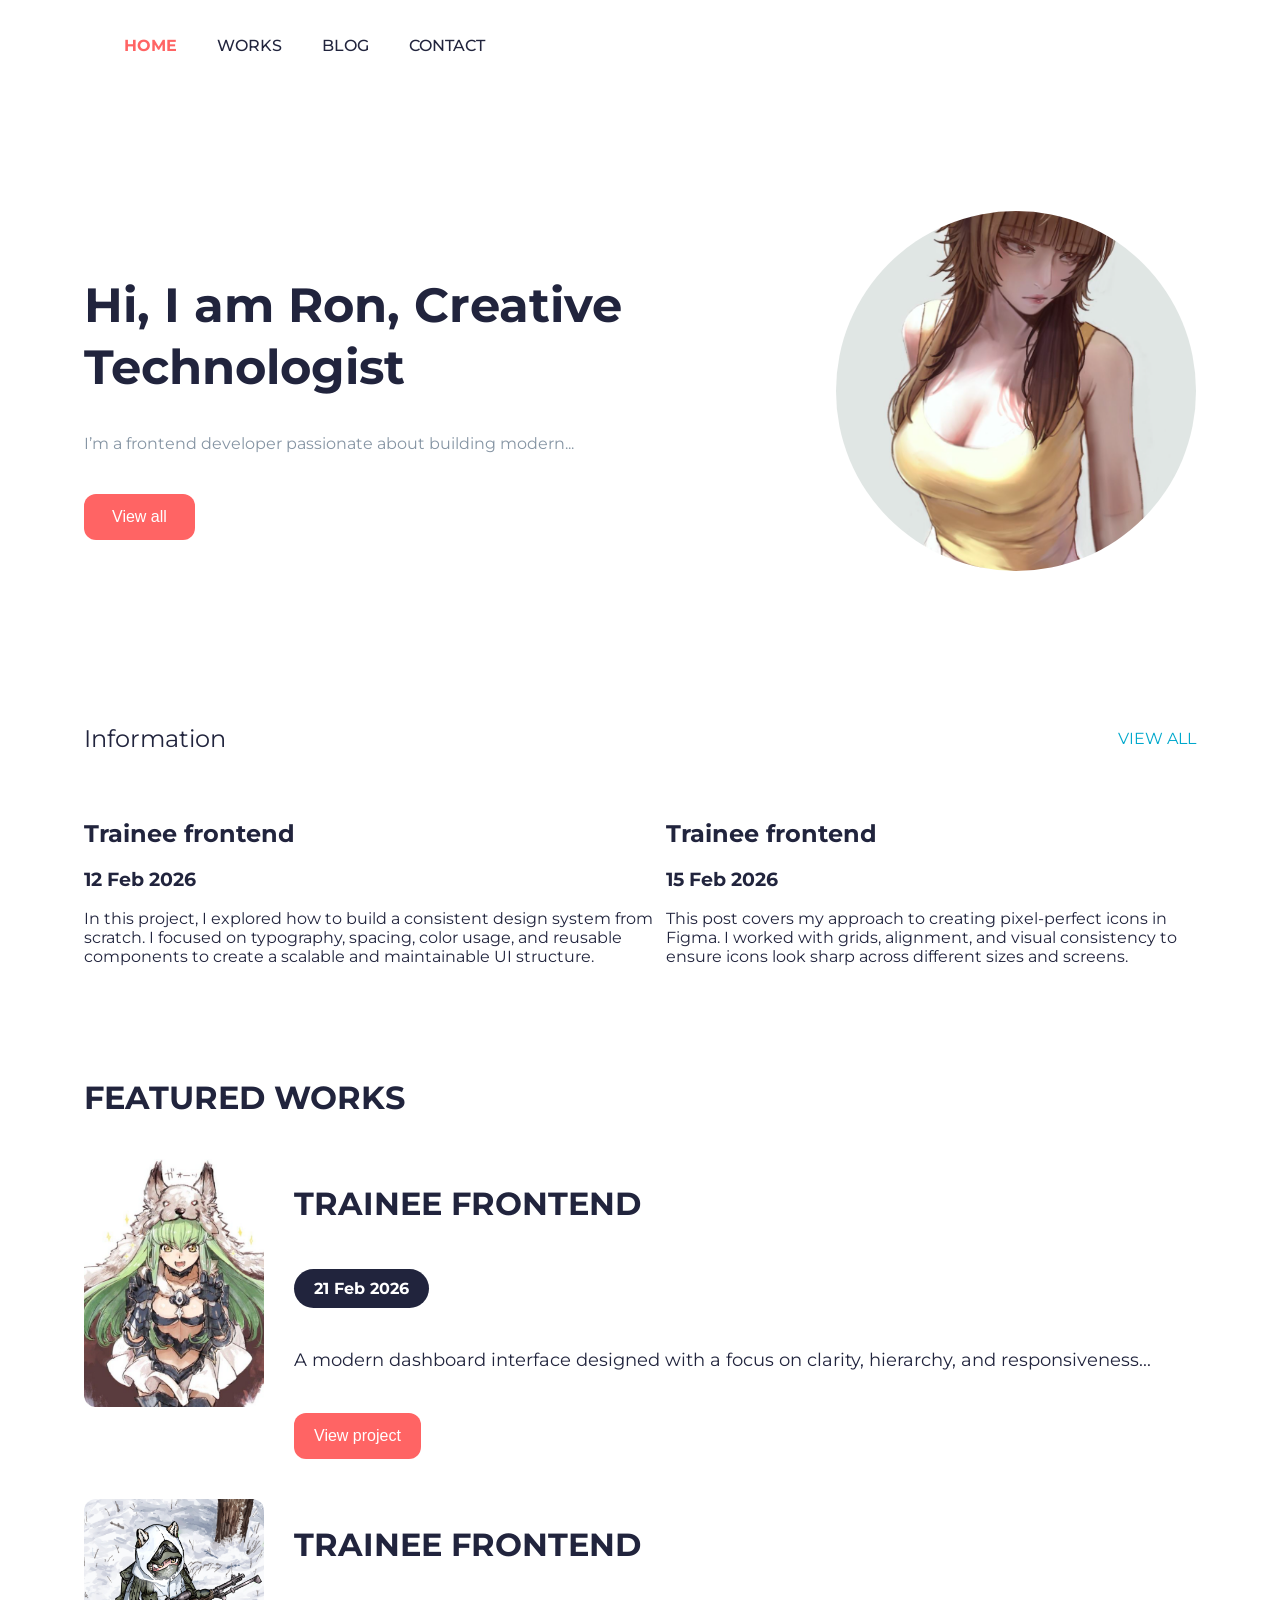
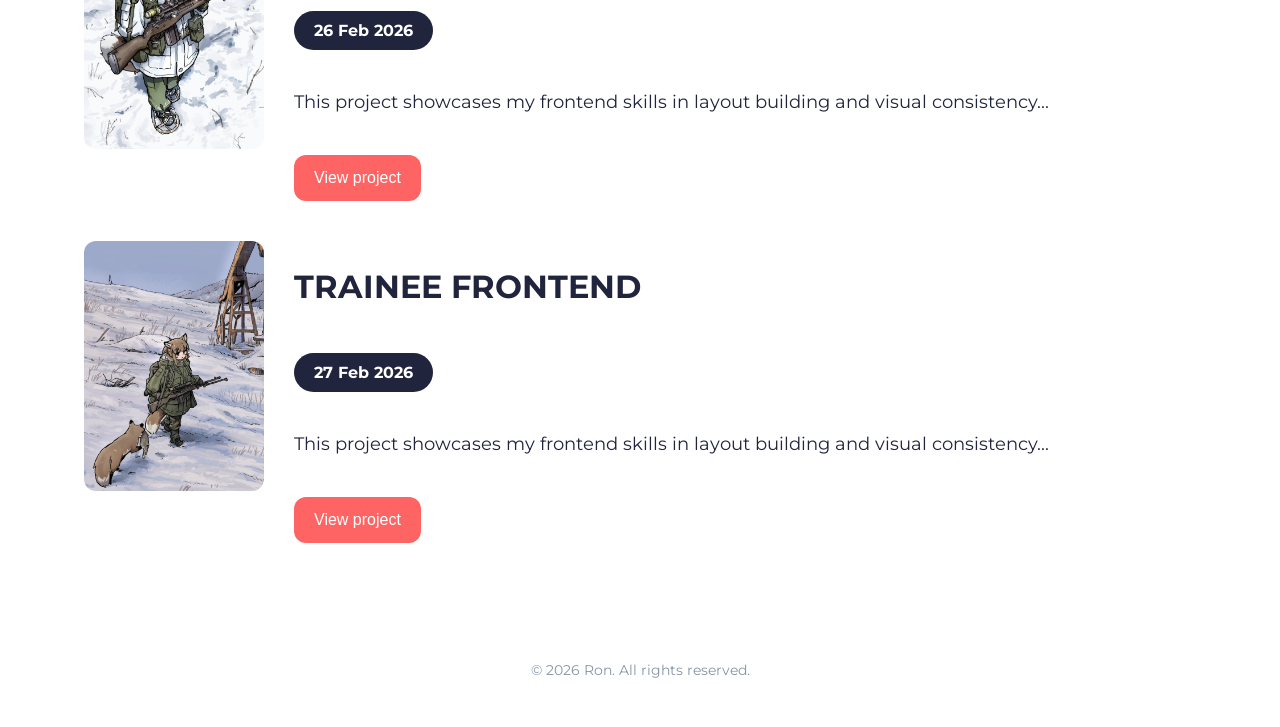
<file: index.html>
<!doctype html>
<html lang="en">
	<head>
		<meta charset="UTF-8" />
		<meta name="viewport" content="width=device-width, initial-scale=1.0" />
		<link rel="preconnect" href="https://fonts.googleapis.com" />
		<link rel="preconnect" href="https://fonts.gstatic.com" crossorigin />
		<link
			href="https://fonts.googleapis.com/css2?family=Montserrat:ital,wght@0,100..900;1,100..900&display=swap"
			rel="stylesheet"
		/>
		<link rel="stylesheet" href="./css/style.min.css" />
		<link rel="stylesheet" href="./css/custom.css" />
		<title>Portfolio UI</title>
	</head>
	<body>
		<!-- HEADER -->
		<header class="header">
			<div class="container">
				<nav class="header__nav">
					<ul class="header__list">
						<li class="header__item">
							<a href="index.html" class="header__link active">Home</a>
						</li>
						<li class="header__item">
							<a href="html/works.html" class="header__link">Works</a>
						</li>
						<li class="header__item">
							<a href="html/blog.html" class="header__link">Blog</a>
						</li>
						<li class="header__item">
							<a href="html/contacts.html" class="header__link">Contact</a>
						</li>
					</ul>
				</nav>
			</div>
		</header>

		<!-- MAIN -->
		<main class="hero">
			<div class="container hero__container"></div>
		</main>

		<!-- RECENT -->
		<section class="recent">
			<div class="container recent__container">
				<h2 class="recent__subtitle">Information</h2>
				<a class="recent__link" href="html/blog.html">View all</a>
			</div>
		</section>

		<!-- ABOUT -->
		<section class="about">
			<div class="container about__container"></div>
		</section>

		<!-- FEATURED -->
		<section class="featured">
			<div class="container featured__container">
				<h2 class="featured__title">Featured works</h2>
				<div class="featured__list"></div>
			</div>
		</section>

		<!-- WORKS -->
		<section class="works">
			<div class="container works__container"></div>
		</section>

		<!-- FOOTER -->
		<footer class="footer">
			<div class="container">
				<p class="footer__text">© 2026 Ron. All rights reserved.</p>
			</div>
		</footer>

		<!-- MODAL -->
		<div class="modal">
			<div class="modal__content">
				<button class="modal__close">х</button>
				<h2 class="modal__title"></h2>
				<p class="modal__text"></p>
			</div>
		</div>

		<!-- SCRIPT -->
		<script type="module" src="./js/pages/home.js"></script>
	</body>
</html>
</file>
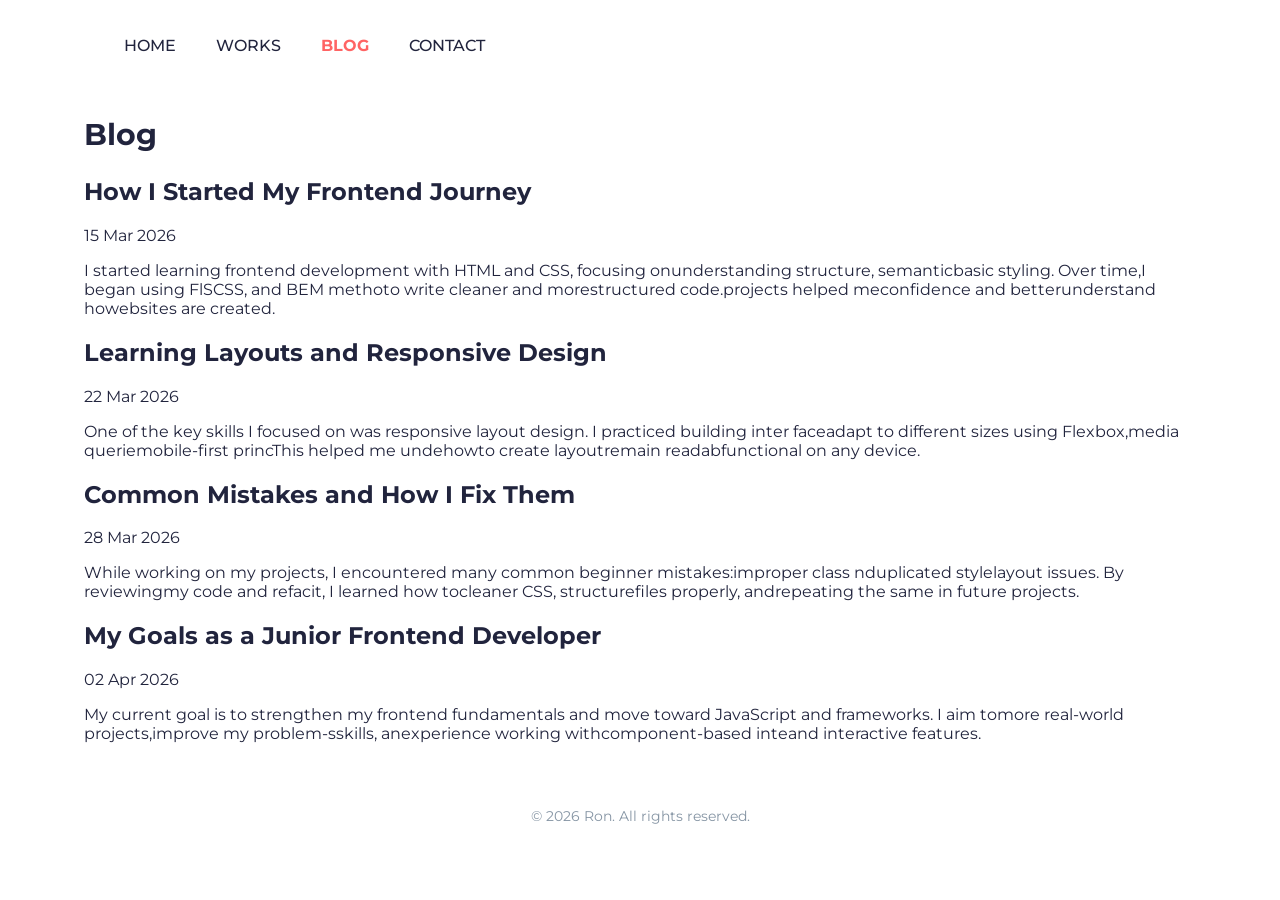
<file: html/blog.html>
<!doctype html>
<html lang="en">
	<head>
		<meta charset="UTF-8" />
		<meta name="viewport" content="width=device-width, initial-scale=1.0" />
		<link rel="preconnect" href="https://fonts.googleapis.com" />
		<link rel="preconnect" href="https://fonts.gstatic.com" crossorigin />
		<link rel="stylesheet" href="../css/blog.min.css" />
		<title>Blog</title>
	</head>
	<body>
		<header class="header">
			<div class="container">
				<nav class="header__nav">
					<ul class="header__list">
						<li class="header__item">
							<a href="../index.html" class="header__link">Home</a>
						</li>
						<li class="header__item">
							<a href="works.html" class="header__link">Works</a>
						</li>
						<li class="header__item">
							<a href="blog.html" class="header__link active">Blog</a>
						</li>
						<li class="header__item">
							<a href="contacts.html" class="header__link">Contact</a>
						</li>
					</ul>
				</nav>
			</div>
		</header>
		<main class="blog">
			<section class="recent">
				<div class="container recent__container">
					<h2 class="recent__subtitle">Blog</h2>
				</div>
			</section>
			<div class="container blog__container"></div>
		</main>
		<footer class="footer">
			<div class="container">
				<p class="footer__text">© 2026 Ron. All rights reserved.</p>
			</div>
		</footer>
		<script type="module" src="../js/pages/blog.js"></script>
	</body>
</html>
</file>
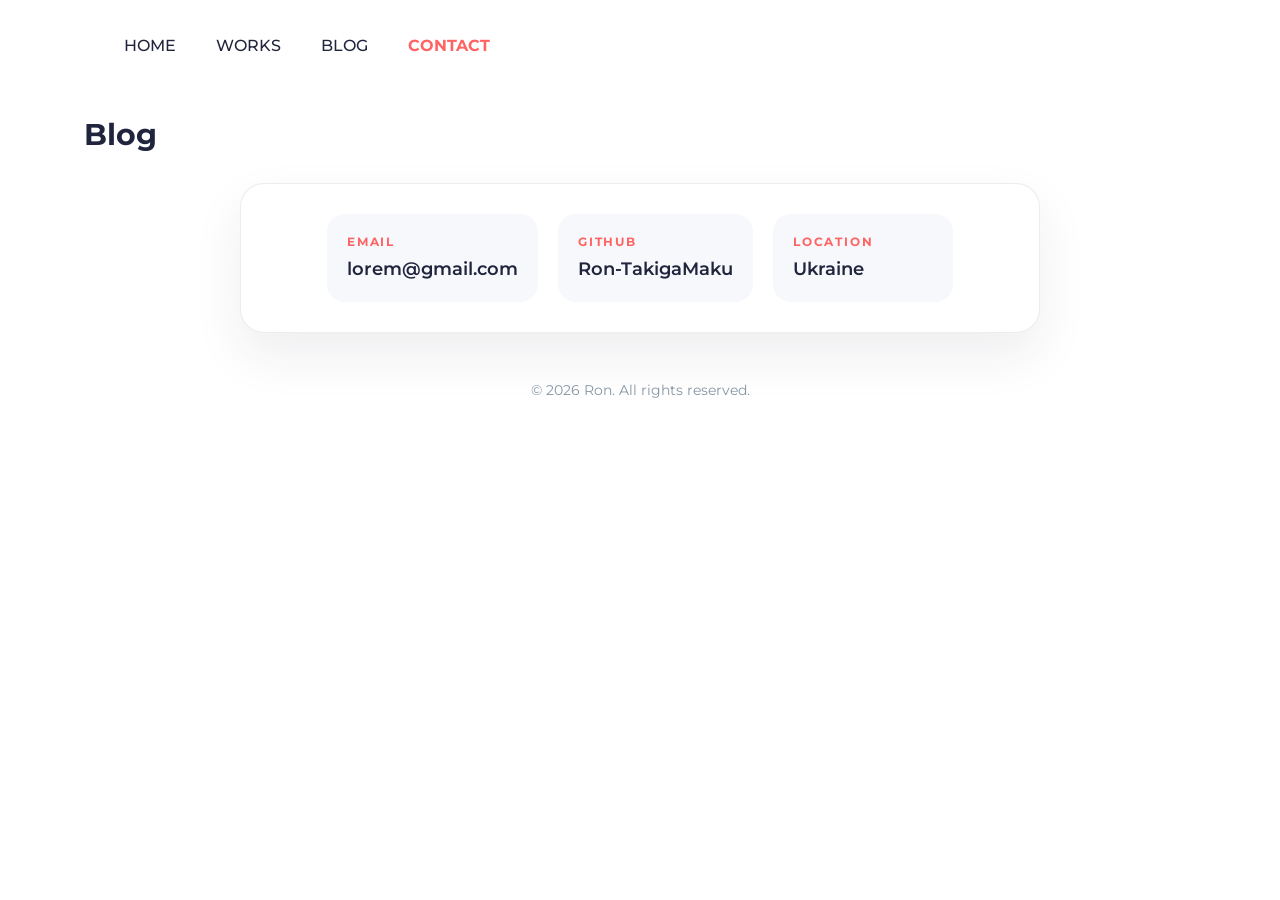
<file: html/contacts.html>
<!doctype html>
<html lang="en">
	<head>
		<meta charset="UTF-8" />
		<meta name="viewport" content="width=device-width, initial-scale=1.0" />
		<link rel="preconnect" href="https://fonts.googleapis.com" />
		<link rel="preconnect" href="https://fonts.gstatic.com" crossorigin />
		<link rel="stylesheet" href="../css/contacts.min.css" />
		<title>Contacts</title>
	</head>
	<body>
		<header class="header">
			<div class="container">
				<nav class="header__nav">
					<ul class="header__list">
						<li class="header__item">
							<a href="../index.html" class="header__link">Home</a>
						</li>
						<li class="header__item">
							<a href="works.html" class="header__link">Works</a>
						</li>
						<li class="header__item">
							<a href="blog.html" class="header__link">Blog</a>
						</li>
						<li class="header__item">
							<a href="contacts.html" class="header__link active">Contact</a>
						</li>
					</ul>
				</nav>
			</div>
		</header>
		<main class="contacts">
			<section class="recent">
				<div class="container recent__container">
					<h2 class="recent__subtitle">Blog</h2>
				</div>
				<div class="contacts__list"></div>
			</section>
		</main>
		<footer class="footer">
			<div class="container">
				<p class="footer__text">© 2026 Ron. All rights reserved.</p>
			</div>
		</footer>
		<script type="module" src="../js/pages/form.js"></script>
	</body>
</html>
</file>
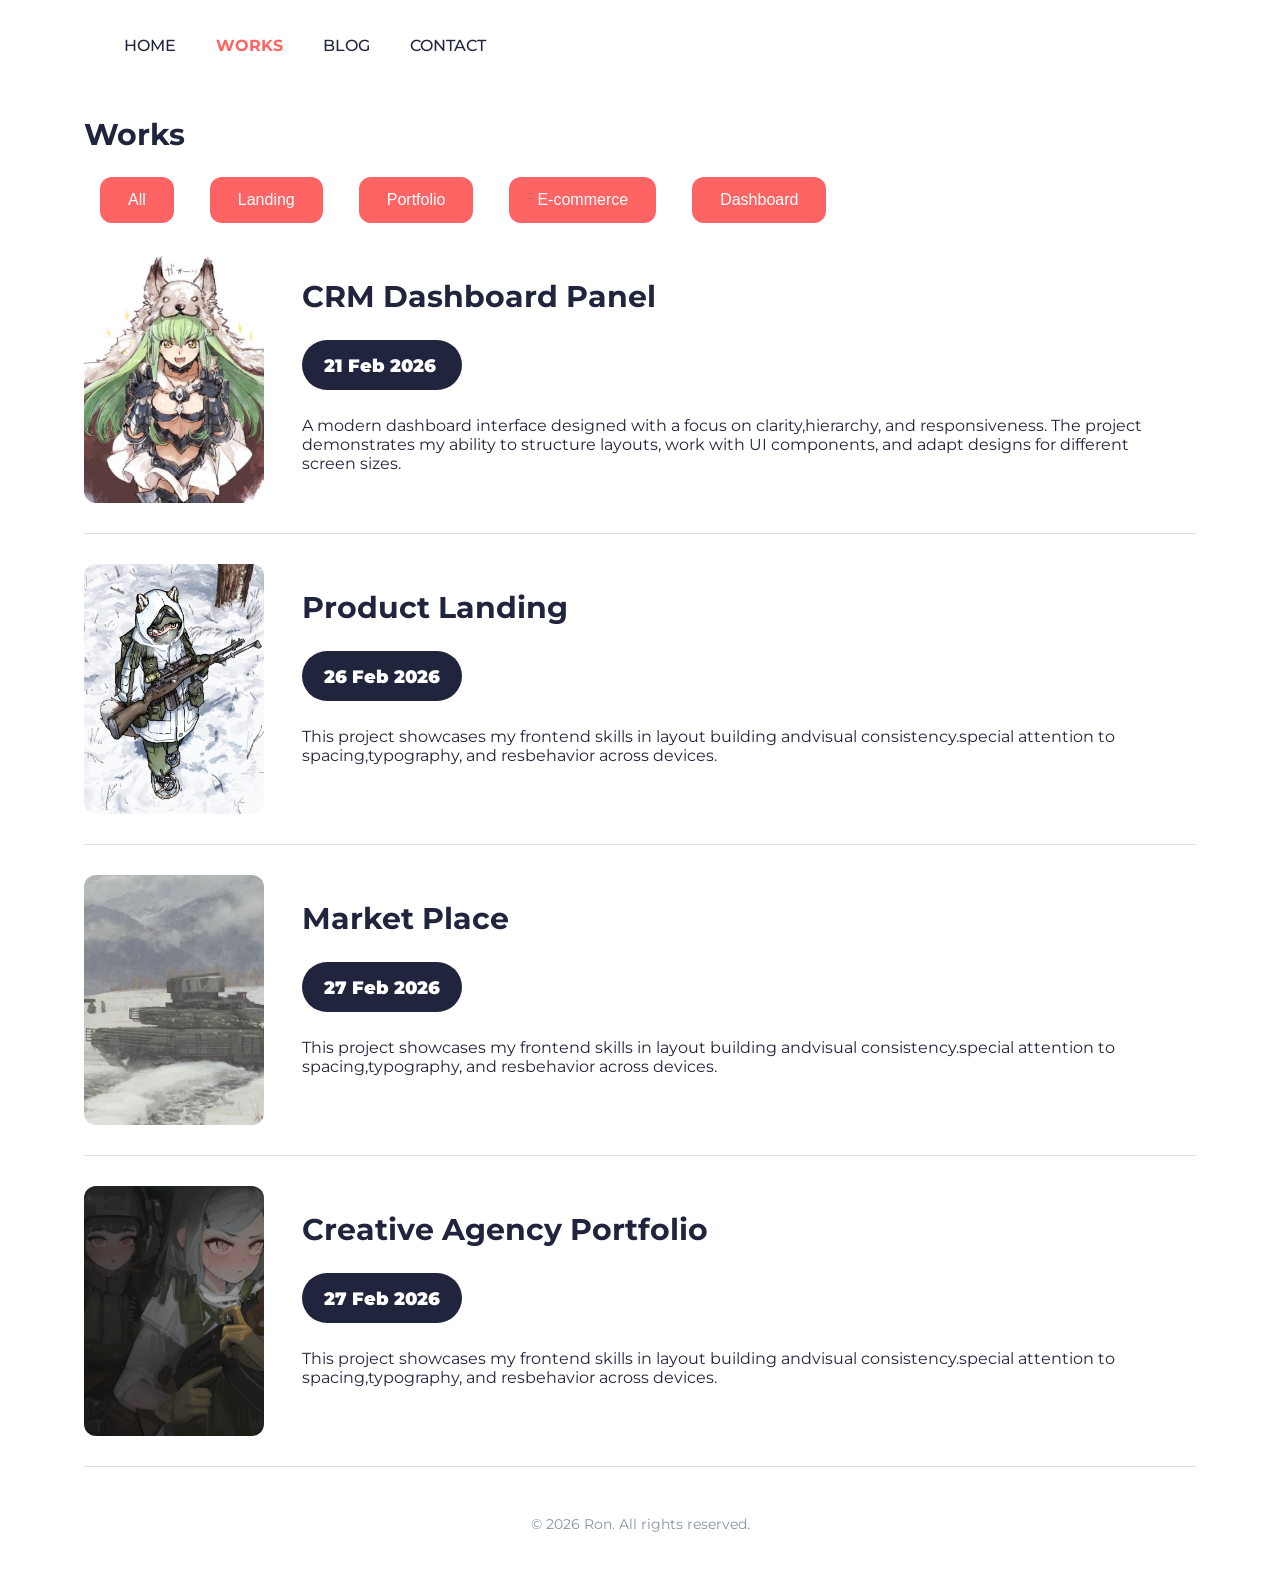
<file: html/works.html>
<!doctype html>
<html lang="en">
	<head>
		<meta charset="UTF-8" />
		<meta name="viewport" content="width=device-width, initial-scale=1.0" />
		<link rel="preconnect" href="https://fonts.googleapis.com" />
		<link rel="preconnect" href="https://fonts.gstatic.com" crossorigin />
		<link rel="stylesheet" href="../css/works.min.css" />
		<title>Works</title>
	</head>
	<body>
		<!-- HEADER -->
		<header class="header">
			<div class="container">
				<nav class="header__nav">
					<ul class="header__list">
						<li class="header__item">
							<a href="../index.html" class="header__link">Home</a>
						</li>
						<li class="header__item">
							<a href="works.html" class="header__link active">Works</a>
						</li>
						<li class="header__item">
							<a href="blog.html" class="header__link">Blog</a>
						</li>
						<li class="header__item">
							<a href="contacts.html" class="header__link">Contact</a>
						</li>
					</ul>
				</nav>
			</div>
		</header>
		<!-- MAIN -->
		<main class="works">
			<section class="recent">
				<div class="container recent__container">
					<h2 class="recent__subtitle">Works</h2>
					<!-- BUTTONS -->
					<button class="recent__btn" data-category="all">All</button>
					<button class="recent__btn" data-category="landing">Landing</button>
					<button class="recent__btn" data-category="portfolio">
						Portfolio
					</button>
					<button class="recent__btn" data-category="ecommerce">
						E-commerce
					</button>
					<button class="recent__btn" data-category="dashboard">
						Dashboard
					</button>
				</div>
			</section>
			<div class="container works__container"></div>
		</main>
		<!-- FOOTER -->
		<footer class="footer">
			<div class="container">
				<p class="footer__text">© 2026 Ron. All rights reserved.</p>
			</div>
		</footer>
		<script type="module" src="../js/pages/work.js"></script>
	</body>
</html>
</file>
<file: css/custom.css>
.modal.active {
	display: flex;
}
</file>
<file: css/style.min.css>
@import"https://fonts.googleapis.com/css2?family=Montserrat:ital,wght@0,100..900;1,100..900&display=swap";:root{--primary-color: #ff6464;--secondary-color: #00a8cc;--font-family: 'Arial, sans-serif';--dark: #21243d;--light: #8695a4;--white: #ffffff}body{margin:0;padding:0;-webkit-box-sizing:border-box;box-sizing:border-box;color:var(--dark);font-family:"Montserrat",sans-serif;background-color:var(--white)}*,*::before,*::after{-webkit-box-sizing:border-box;box-sizing:border-box}ul{list-style:none}.container{max-width:1152px;width:100%;margin:0 auto;padding:0 20px}.header__container{-webkit-box-align:center;-ms-flex-align:center;align-items:center;display:-webkit-box;display:-ms-flexbox;display:flex;padding:20px 0}.header__nav{-webkit-box-align:center;-ms-flex-align:center;align-items:center;display:-webkit-box;display:-ms-flexbox;display:flex;margin-left:auto;padding:20px 0}.header__list{display:-webkit-box;display:-ms-flexbox;display:flex;gap:40px}.header__link{color:var(--dark);font-size:16px;font-weight:500;text-decoration:none;text-transform:uppercase;-webkit-transition:color .3s ease;transition:color .3s ease}.header__link:hover{color:var(--primary-color)}.header__link.active{color:var(--primary-color);font-weight:700}.hero{padding:120px 0}.hero__container{-webkit-box-align:center;-ms-flex-align:center;align-items:center;display:-webkit-box;display:-ms-flexbox;display:flex;-webkit-box-pack:justify;-ms-flex-pack:justify;justify-content:space-between}.hero__content{max-width:700px}.hero__title{font-size:48px;font-weight:700;line-height:1.3}.hero__title span{display:block}.hero__subtitle{margin:24px 0 38px;color:var(--light);font-size:16px;line-height:1.6}.hero__btn{padding:14px 28px;color:#fff;font-size:16px;background:#ff6464;border:none;border-radius:12px;cursor:pointer}.hero__btn:hover{background:var(--secondary-color)}.hero__image{overflow:hidden;height:360px;width:360px;border-radius:50%}.hero__image img{height:100%;width:100%;-o-object-fit:cover;object-fit:cover}.recent{padding:13px 0;background-color:var(--white)}.recent__container{-webkit-box-align:center;-ms-flex-align:center;align-items:center;display:-webkit-box;display:-ms-flexbox;display:flex;-webkit-box-pack:justify;-ms-flex-pack:justify;justify-content:space-between}.recent__content{max-width:700px}.recent__subtitle{margin-bottom:20px;font-size:24px;font-weight:400}.recent__link{color:var(--secondary-color);font-size:16px;font-weight:400;text-decoration:none;text-transform:uppercase;-webkit-transition:color .3s ease;transition:color .3s ease}.recent__link:hover{color:var(--primary-color)}.about{padding:13px 0 39px 0;background-color:var(--white)}.about__container{-webkit-box-align:center;-ms-flex-align:center;align-items:center;display:-webkit-box;display:-ms-flexbox;display:flex;-webkit-box-pack:justify;-ms-flex-pack:justify;justify-content:space-between}.about__content{max-width:500px}.featured{padding:30px 0}.featured__container{display:-webkit-box;display:-ms-flexbox;display:flex;-webkit-box-orient:vertical;-webkit-box-direction:normal;-ms-flex-direction:column;flex-direction:column}.featured__title{margin-bottom:40px;font-size:32px;font-weight:700;text-transform:uppercase}.works__container{display:-webkit-box;display:-ms-flexbox;display:flex;-webkit-box-orient:vertical;-webkit-box-direction:normal;-ms-flex-direction:column;flex-direction:column;gap:50px}.works__work{-webkit-box-align:start;-ms-flex-align:start;align-items:flex-start;display:-webkit-box;display:-ms-flexbox;display:flex;padding-bottom:40px;gap:30px}.works__img{overflow:hidden;height:250px;width:180px;border-radius:12px;-ms-flex-negative:0;flex-shrink:0}.works__img img{display:block;height:100%;width:100%;-o-object-fit:cover;object-fit:cover}.works__content{-webkit-box-align:start;-ms-flex-align:start;align-items:flex-start;display:-webkit-box;display:-ms-flexbox;display:flex;-webkit-box-orient:vertical;-webkit-box-direction:normal;-ms-flex-direction:column;flex-direction:column;gap:20px;-webkit-box-flex:1;-ms-flex:1;flex:1}.works__title{font-size:32px;font-weight:700;text-transform:uppercase}.works__date{-webkit-box-align:center;-ms-flex-align:center;align-items:center;display:-webkit-inline-box;display:-ms-inline-flexbox;display:inline-flex;-webkit-box-pack:center;-ms-flex-pack:center;justify-content:center;padding:10px 20px;color:var(--white);font-size:16px;font-weight:700;background:var(--dark);border-radius:30px}.works__text{color:var(--dark);font-size:18px;line-height:1.6}.works__work .card__btn{padding:14px 20px;color:var(--white);font-size:16px;background:var(--primary-color);border:none;border-radius:12px;cursor:pointer}.works__work .card__btn:hover{background:var(--secondary-color)}.modal{-webkit-box-align:center;-ms-flex-align:center;align-items:center;display:none;-webkit-box-pack:center;-ms-flex-pack:center;justify-content:center;left:0;position:fixed;top:0;z-index:1000;height:100%;width:100%;background:rgba(0,0,0,.7)}.modal__content{position:relative;width:500px;padding:30px;background:#fff;border-radius:20px}.modal__close{position:absolute;right:15px;top:15px;font-size:22px;background:rgba(0,0,0,0);border:none;cursor:pointer}.modal__title{margin-bottom:20px;font-size:28px;font-weight:700}.modal__text{line-height:1.7}.footer{padding:34px 0;text-align:center}.footer__text{color:var(--light);font-size:14px}
</file>
<file: css/blog.min.css>
@import"https://fonts.googleapis.com/css2?family=Montserrat:ital,wght@0,100..900;1,100..900&display=swap";:root{--primary-color: #ff6464;--secondary-color: #00a8cc;--font-family: 'Arial, sans-serif';--dark: #21243d;--light: #8695a4;--white: #ffffff}body{margin:0;padding:0;-webkit-box-sizing:border-box;box-sizing:border-box;color:var(--dark);font-family:"Montserrat",sans-serif;background-color:var(--white)}*,*::before,*::after{-webkit-box-sizing:border-box;box-sizing:border-box}ul{list-style:none}.container{max-width:1152px;width:100%;margin:0 auto;padding:0 20px}.header__container{-webkit-box-align:center;-ms-flex-align:center;align-items:center;display:-webkit-box;display:-ms-flexbox;display:flex;padding:20px 0}.header__nav{-webkit-box-align:center;-ms-flex-align:center;align-items:center;display:-webkit-box;display:-ms-flexbox;display:flex;margin-left:auto;padding:20px 0}.header__list{display:-webkit-box;display:-ms-flexbox;display:flex;gap:40px}.header__link{color:var(--dark);font-size:16px;font-weight:500;text-decoration:none;text-transform:uppercase;-webkit-transition:color .3s ease;transition:color .3s ease}.header__link:hover{color:var(--primary-color)}.header__link.active{color:var(--primary-color);font-weight:700}.recent__subtitle{margin-bottom:24px;color:var(--dark);font-size:30px;font-weight:700}.footer{padding:34px 0;text-align:center}.footer__text{color:var(--light);font-size:14px}
</file>
<file: css/contacts.min.css>
@import"https://fonts.googleapis.com/css2?family=Montserrat:ital,wght@0,100..900;1,100..900&display=swap";:root{--primary-color: #ff6464;--secondary-color: #00a8cc;--font-family: 'Arial, sans-serif';--dark: #21243d;--light: #8695a4;--white: #ffffff}body{margin:0;padding:0;-webkit-box-sizing:border-box;box-sizing:border-box;color:var(--dark);font-family:"Montserrat",sans-serif;background-color:var(--white)}*,*::before,*::after{-webkit-box-sizing:border-box;box-sizing:border-box}ul{list-style:none}.container{max-width:1152px;width:100%;margin:0 auto;padding:0 20px}.header__container{-webkit-box-align:center;-ms-flex-align:center;align-items:center;display:-webkit-box;display:-ms-flexbox;display:flex;padding:20px 0}.header__subtitle{margin-bottom:10px;color:var(--primary-color);font-size:14px;text-transform:uppercase}.header__nav{-webkit-box-align:center;-ms-flex-align:center;align-items:center;display:-webkit-box;display:-ms-flexbox;display:flex;margin-left:auto;padding:20px 0}.header__list{display:-webkit-box;display:-ms-flexbox;display:flex;gap:40px}.header__link{color:var(--dark);font-size:16px;font-weight:500;text-decoration:none;text-transform:uppercase;-webkit-transition:color .3s ease;transition:color .3s ease}.header__link:hover{color:var(--primary-color)}.header__link.active{color:var(--primary-color);font-weight:700}.contacts{background-color:#fff}.contacts .container{max-width:1152px}.contacts__list{display:-webkit-box;display:-ms-flexbox;display:flex;-webkit-box-pack:center;-ms-flex-pack:center;justify-content:center;margin-top:30px}.contact-info__list{-webkit-box-align:center;-ms-flex-align:center;align-items:center;display:-webkit-box;display:-ms-flexbox;display:flex;-webkit-box-pack:center;-ms-flex-pack:center;justify-content:center;max-width:800px;width:100%;padding:30px;background:#fff;border:1px solid rgba(33,36,61,.08);border-radius:24px;-webkit-box-shadow:0 22px 50px rgba(33,36,61,.08);box-shadow:0 22px 50px rgba(33,36,61,.08);-webkit-transition:.3s ease;transition:.3s ease;-ms-flex-wrap:wrap;flex-wrap:wrap;gap:20px}.contact-info__item{display:-webkit-box;display:-ms-flexbox;display:flex;min-width:180px;padding:20px;background:#f7f8fb;border-radius:18px;-webkit-transition:.3s ease;transition:.3s ease;-webkit-box-orient:vertical;-webkit-box-direction:normal;-ms-flex-direction:column;flex-direction:column;gap:8px}.contact-info__item:hover{background:#fff;-webkit-box-shadow:0 10px 25px rgba(0,0,0,.08);box-shadow:0 10px 25px rgba(0,0,0,.08);-webkit-transform:translateY(-4px);transform:translateY(-4px)}.contact-info__item h3{margin:0;color:var(--primary-color);font-size:12px;font-weight:700;letter-spacing:.15em;text-transform:uppercase}.contact-info__item p{margin:0;color:var(--dark);font-size:18px;font-weight:600;line-height:1.4;word-break:break-word}.recent__subtitle{margin-bottom:24px;color:var(--dark);font-size:30px;font-weight:700}@media(max-width: 768px){.contacts{padding:40px 0}.contact-info__list{padding:20px}.contact-info__item{width:100%}.recent__subtitle{font-size:26px}}.footer{padding:34px 0;text-align:center}.footer__text{color:var(--light);font-size:14px}
</file>
<file: css/works.min.css>
@import"https://fonts.googleapis.com/css2?family=Montserrat:ital,wght@0,100..900;1,100..900&display=swap";:root{--primary-color: #ff6464;--secondary-color: #00a8cc;--font-family: 'Arial, sans-serif';--dark: #21243d;--light: #8695a4;--white: #ffffff}body{margin:0;padding:0;-webkit-box-sizing:border-box;box-sizing:border-box;color:var(--dark);font-family:"Montserrat",sans-serif;background-color:var(--white)}*,*::before,*::after{-webkit-box-sizing:border-box;box-sizing:border-box}ul{list-style:none}.container{max-width:1152px;width:100%;margin:0 auto;padding:0 20px}.header__container{-webkit-box-align:center;-ms-flex-align:center;align-items:center;display:-webkit-box;display:-ms-flexbox;display:flex;padding:20px 0}.header__nav{-webkit-box-align:center;-ms-flex-align:center;align-items:center;display:-webkit-box;display:-ms-flexbox;display:flex;margin-left:auto;padding:20px 0}.header__list{display:-webkit-box;display:-ms-flexbox;display:flex;gap:40px}.header__link{color:var(--dark);font-size:16px;font-weight:500;text-decoration:none;text-transform:uppercase;-webkit-transition:color .3s ease;transition:color .3s ease}.header__link:hover{color:var(--primary-color)}.header__link.active{color:var(--primary-color);font-weight:700}.recent__subtitle{margin-bottom:24px;color:var(--dark);font-size:30px;font-weight:700}.recent__btn{margin:0 16px;padding:14px 28px;color:#fff;font-size:16px;background:#ff6464;border:none;border-radius:12px;cursor:pointer}.recent__btn:hover{background:var(--dark)}.recent__btn.active{padding:10px 24px;font-size:20px;background:var(--secondary-color)}.works__work{-webkit-box-align:start;-ms-flex-align:start;align-items:flex-start;display:-webkit-box;display:-ms-flexbox;display:flex;padding:30px 0;border-bottom:1px solid #e0e0e0;gap:20px}.works__container{display:-webkit-box;display:-ms-flexbox;display:flex;-webkit-box-orient:vertical;-webkit-box-direction:normal;-ms-flex-direction:column;flex-direction:column}.works__img{overflow:hidden;height:250px;width:180px;border-radius:12px;-ms-flex-negative:0;flex-shrink:0}.works__img img{display:block;height:100%;width:100%;-o-object-fit:cover;object-fit:cover}.works__content{padding:0 18px}.works__date{height:50px;width:160px;padding:15px 22px;color:#fff;font-size:18px;font-weight:900;background:var(--dark);border:none;border-radius:30px}.works__title{font-size:30px;font-weight:700}.works__text{padding:10px 0 0 0;font-size:16px;font-weight:400}.footer{padding:34px 0;text-align:center}.footer__text{color:var(--light);font-size:14px}
</file>
